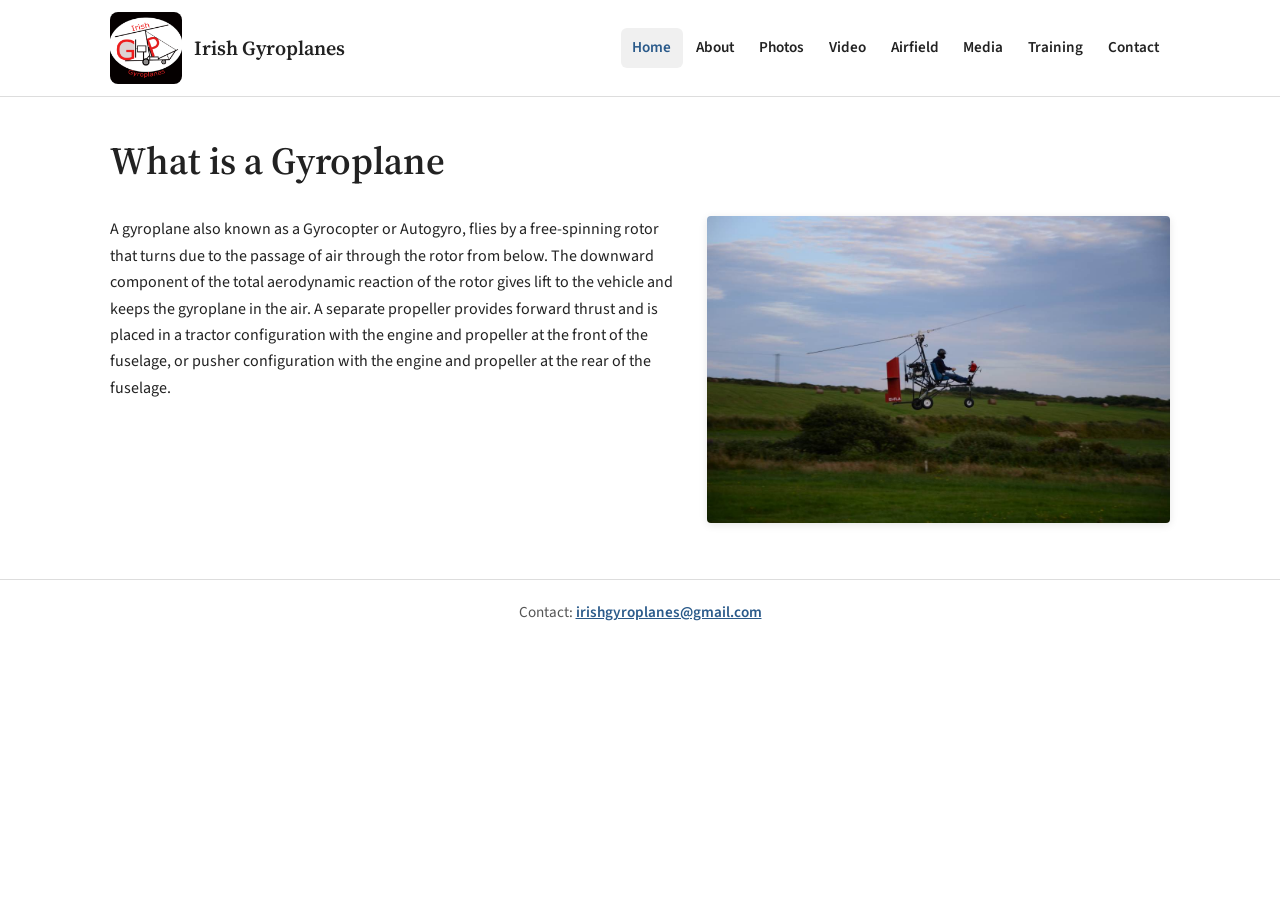
<file: index.html>
<!DOCTYPE html>
<html lang="en">
<head>
  <meta charset="utf-8">
  <meta name="viewport" content="width=device-width, initial-scale=1">
  <title>Irish Gyroplanes</title>
  <meta name="description" content="Autogyro, gyroplane and gyrocopter information and photos from Ireland.">
  <link rel="icon" href="images/favicon.png">
  <link rel="preconnect" href="https://fonts.googleapis.com">
  <link rel="preconnect" href="https://fonts.gstatic.com" crossorigin>
  <link href="https://fonts.googleapis.com/css2?family=Source+Sans+3:wght@400;600;700&family=Source+Serif+4:wght@600&display=swap" rel="stylesheet">
  <link rel="stylesheet" href="css/style.css">
</head>
<body>
  <header class="site-header">
    <div class="header-inner">
      <a class="brand" href="index.html">
        <img src="images/logo.png" alt="Irish Gyroplanes logo">
        <span class="brand-text">Irish Gyroplanes</span>
      </a>
      <button class="nav-toggle" type="button" aria-expanded="false" aria-controls="site-nav">Menu</button>
      <nav class="site-nav" id="site-nav">
        <ul>
          <li><a href="index.html" aria-current="page">Home</a></li>
          <li><a href="about.html">About</a></li>
          <li><a href="photos.html">Photos</a></li>
          <li><a href="video.html">Video</a></li>
          <li><a href="airfield.html">Airfield</a></li>
          <li><a href="media.html">Media</a></li>
          <li><a href="training.html">Training</a></li>
          <li><a href="contact.html">Contact</a></li>
        </ul>
      </nav>
    </div>
  </header>

  <main>
    <h1 class="page-title">What is a Gyroplane</h1>
    <div class="intro-grid">
      <div class="prose">
        <p>
          A gyroplane also known as a Gyrocopter or Autogyro, flies by a free-spinning rotor that turns due to the passage of air through the rotor from below. The downward component of the total aerodynamic reaction of the rotor gives lift to the vehicle and keeps the gyroplane in the air. A separate propeller provides forward thrust and is placed in a tractor configuration with the engine and propeller at the front of the fuselage, or pusher configuration with the engine and propeller at the rear of the fuselage.
        </p>
      </div>
      <img src="images/home/dominator.jpg" alt="The Dominator single-seat gyroplane">
    </div>
  </main>

  <footer class="site-footer">
    Contact: <a href="mailto:irishgyroplanes@gmail.com">irishgyroplanes@gmail.com</a>
  </footer>

  <script src="js/site.js"></script>
</body>
</html>
</file>
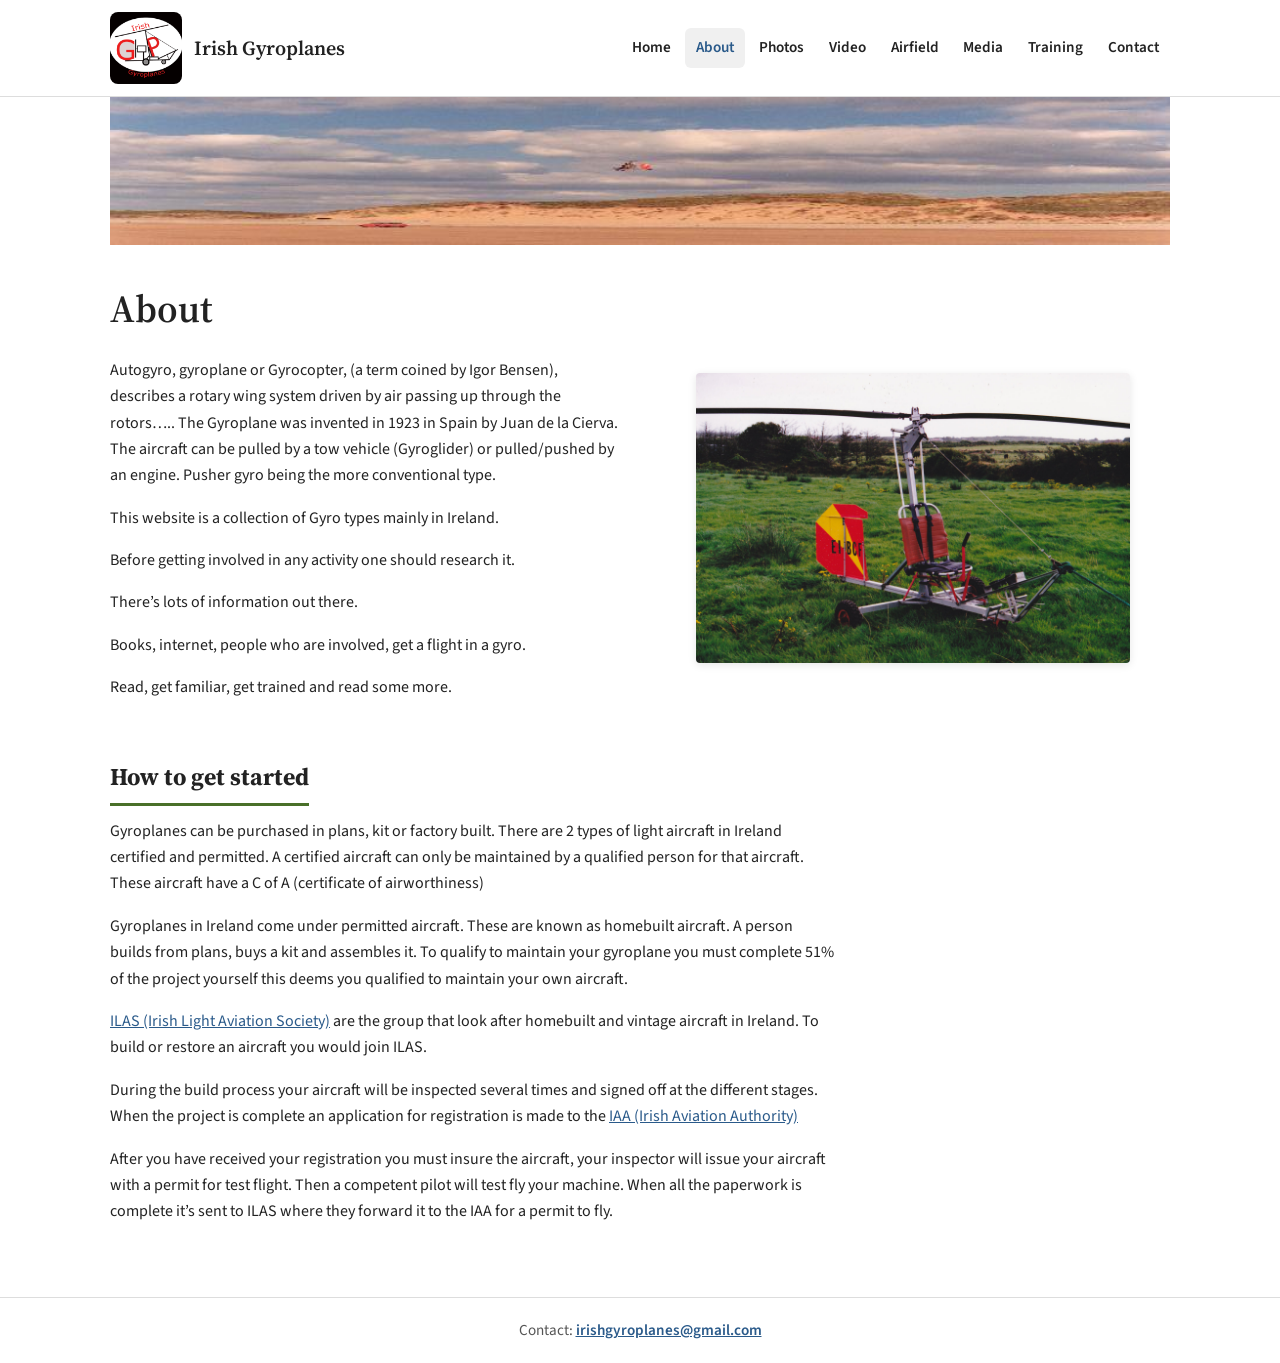
<file: about.html>
<!DOCTYPE html>
<html lang="en">
<head>
  <meta charset="utf-8">
  <meta name="viewport" content="width=device-width, initial-scale=1">
  <title>About — Irish Gyroplanes</title>
  <meta name="description" content="About gyroplanes and how to get started with homebuilt aircraft in Ireland.">
  <link rel="icon" href="images/favicon.png">
  <link rel="preconnect" href="https://fonts.googleapis.com">
  <link rel="preconnect" href="https://fonts.gstatic.com" crossorigin>
  <link href="https://fonts.googleapis.com/css2?family=Source+Sans+3:wght@400;600;700&family=Source+Serif+4:wght@600&display=swap" rel="stylesheet">
  <link rel="stylesheet" href="css/style.css">
</head>
<body>
  <header class="site-header">
    <div class="header-inner">
      <a class="brand" href="index.html">
        <img src="images/logo.png" alt="Irish Gyroplanes logo">
        <span class="brand-text">Irish Gyroplanes</span>
      </a>
      <button class="nav-toggle" type="button" aria-expanded="false" aria-controls="site-nav">Menu</button>
      <nav class="site-nav" id="site-nav">
        <ul>
          <li><a href="index.html">Home</a></li>
          <li><a href="about.html" aria-current="page">About</a></li>
          <li><a href="photos.html">Photos</a></li>
          <li><a href="video.html">Video</a></li>
          <li><a href="airfield.html">Airfield</a></li>
          <li><a href="media.html">Media</a></li>
          <li><a href="training.html">Training</a></li>
          <li><a href="contact.html">Contact</a></li>
        </ul>
      </nav>
    </div>
  </header>

  <div class="page-banner">
    <img src="images/about/banner.jpg" alt="Irish Gyroplanes banner">
  </div>

  <main>
    <h1 class="page-title">About</h1>

    <div class="with-image">
      <div class="prose">
        <p>
          Autogyro, gyroplane or Gyrocopter, (a term coined by Igor Bensen), describes a rotary wing system driven by air passing&nbsp;up through the rotors….. The Gyroplane was invented in 1923 in Spain by Juan de la Cierva. The aircraft can be pulled&nbsp;by a tow vehicle (Gyroglider) or pulled/pushed by an engine. Pusher gyro being the more conventional type.
        </p>
        <p>This website is a collection of Gyro types mainly in Ireland.</p>
        <p>Before getting involved in any activity one should research it.</p>
        <p>There’s lots of information out there.</p>
        <p>Books, internet, people who are involved, get a flight in a gyro.</p>
        <p>Read, get familiar, get trained and read some more.</p>
      </div>
      <figure>
        <img src="images/about/bensen-gyro.jpg" alt="Bensen Gyro Glider">
      </figure>
    </div>

    <section class="section prose">
      <h2>How to get started</h2>
      <p>
        Gyroplanes can be purchased in plans, kit or factory built. There are 2 types of light aircraft in Ireland certified&nbsp;and permitted. A certified aircraft can only be maintained by a qualified person for that aircraft. These aircraft&nbsp;have a C of A (certificate of airworthiness)
      </p>
      <p>
        Gyroplanes in Ireland come under permitted aircraft. These are known as homebuilt aircraft. A person builds&nbsp;from plans, buys a kit and assembles it. To qualify to maintain your gyroplane you must complete 51% of the&nbsp;project yourself this deems you qualified to maintain your own aircraft.
      </p>
      <p>
        <a href="http://www.ilas.ie/" target="_blank" rel="noopener">ILAS (Irish Light Aviation Society)</a>
        are the group that look after homebuilt and vintage aircraft in Ireland. To build&nbsp;or restore an aircraft you would join ILAS.
      </p>
      <p>
        During the build process your aircraft will be inspected several times and signed off at the different stages. When&nbsp;the project is complete an application for registration is made to the
        <a href="http://www.iaa.ie/" target="_blank" rel="noopener">IAA (Irish Aviation Authority)</a>
      </p>
      <p>
        After you have received your registration you must insure the aircraft, your inspector will issue your aircraft with&nbsp;a permit for test flight. Then a competent pilot will test fly your machine. When all the paperwork is complete it’s&nbsp;sent to ILAS where they forward it to the IAA for a permit to fly.
      </p>
    </section>
  </main>

  <footer class="site-footer">
    Contact: <a href="mailto:irishgyroplanes@gmail.com">irishgyroplanes@gmail.com</a>
  </footer>

  <script src="js/site.js"></script>
</body>
</html>
</file>
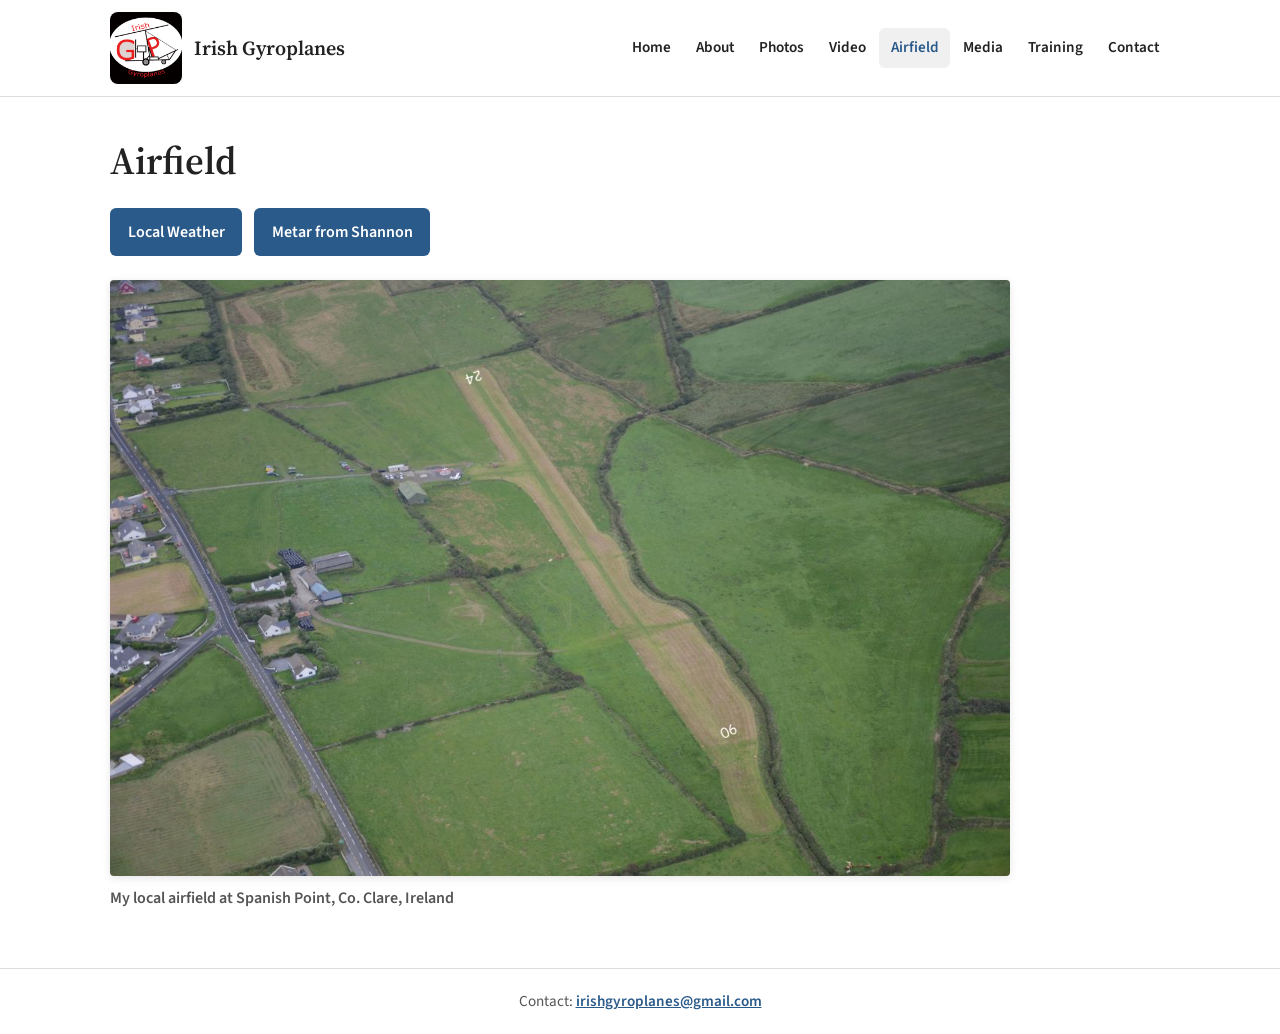
<file: airfield.html>
<!DOCTYPE html>
<html lang="en">
<head>
  <meta charset="utf-8">
  <meta name="viewport" content="width=device-width, initial-scale=1">
  <title>Airfield — Irish Gyroplanes</title>
  <meta name="description" content="Spanish Point airfield, Co. Clare, Ireland.">
  <link rel="icon" href="images/favicon.png">
  <link rel="preconnect" href="https://fonts.googleapis.com">
  <link rel="preconnect" href="https://fonts.gstatic.com" crossorigin>
  <link href="https://fonts.googleapis.com/css2?family=Source+Sans+3:wght@400;600;700&family=Source+Serif+4:wght@600&display=swap" rel="stylesheet">
  <link rel="stylesheet" href="css/style.css">
</head>
<body>
  <header class="site-header">
    <div class="header-inner">
      <a class="brand" href="index.html">
        <img src="images/logo.png" alt="Irish Gyroplanes logo">
        <span class="brand-text">Irish Gyroplanes</span>
      </a>
      <button class="nav-toggle" type="button" aria-expanded="false" aria-controls="site-nav">Menu</button>
      <nav class="site-nav" id="site-nav">
        <ul>
          <li><a href="index.html">Home</a></li>
          <li><a href="about.html">About</a></li>
          <li><a href="photos.html">Photos</a></li>
          <li><a href="video.html">Video</a></li>
          <li><a href="airfield.html" aria-current="page">Airfield</a></li>
          <li><a href="media.html">Media</a></li>
          <li><a href="training.html">Training</a></li>
          <li><a href="contact.html">Contact</a></li>
        </ul>
      </nav>
    </div>
  </header>

  <main>
    <h1 class="page-title">Airfield</h1>

    <div class="links-row">
      <a class="button-link" href="https://www.met.ie/" target="_blank" rel="noopener">Local Weather</a>
      <a class="button-link" href="https://metar-taf.com/EISP" target="_blank" rel="noopener">Metar from Shannon</a>
    </div>

    <figure class="solo-image">
      <img src="images/airfield/spanish-point.jpg" alt="Spanish Point airfield">
      <figcaption>My local airfield at Spanish Point, Co. Clare, Ireland</figcaption>
    </figure>
  </main>

  <footer class="site-footer">
    Contact: <a href="mailto:irishgyroplanes@gmail.com">irishgyroplanes@gmail.com</a>
  </footer>

  <script src="js/site.js"></script>
</body>
</html>
</file>
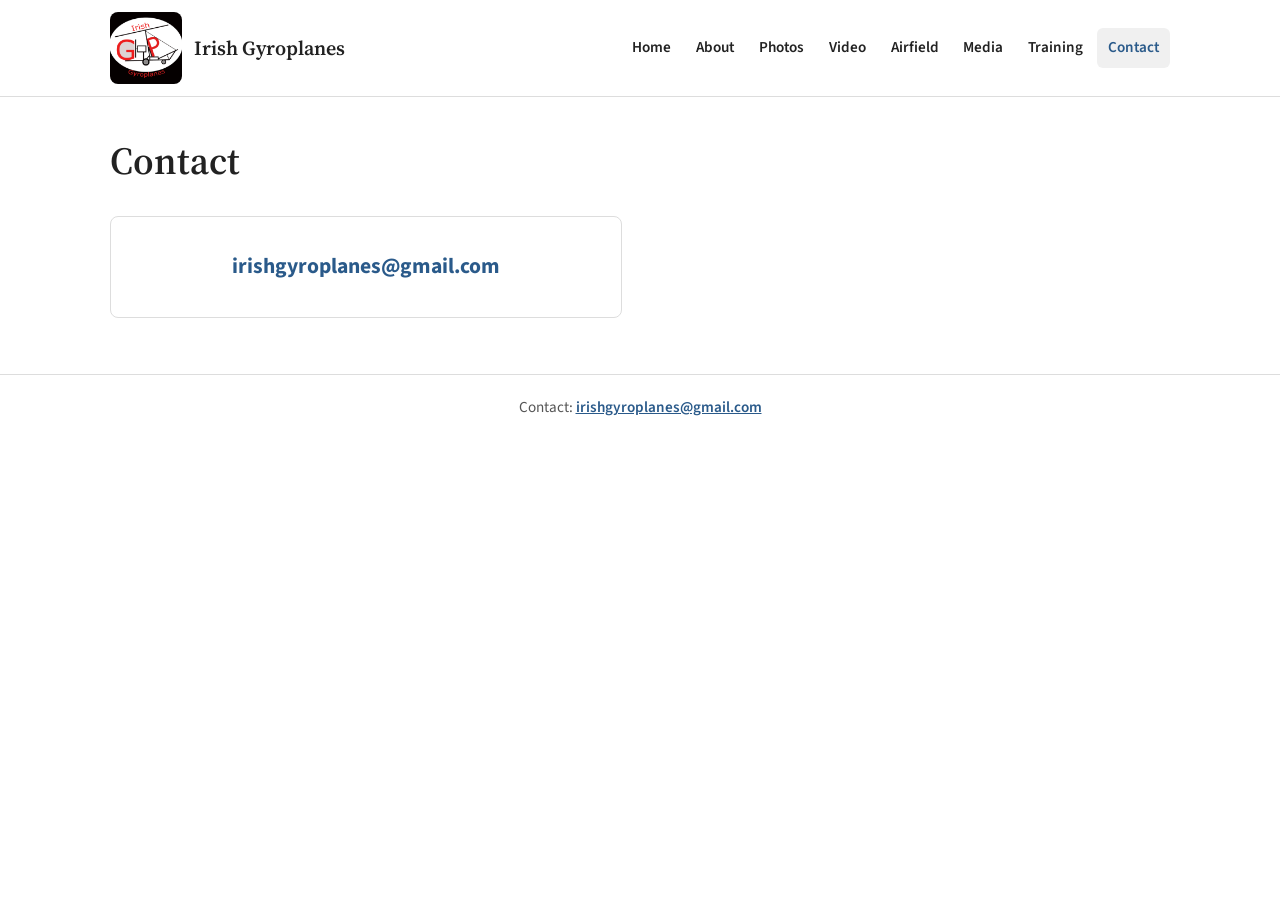
<file: contact.html>
<!DOCTYPE html>
<html lang="en">
<head>
  <meta charset="utf-8">
  <meta name="viewport" content="width=device-width, initial-scale=1">
  <title>Contact — Irish Gyroplanes</title>
  <meta name="description" content="Contact Irish Gyroplanes.">
  <link rel="icon" href="images/favicon.png">
  <link rel="preconnect" href="https://fonts.googleapis.com">
  <link rel="preconnect" href="https://fonts.gstatic.com" crossorigin>
  <link href="https://fonts.googleapis.com/css2?family=Source+Sans+3:wght@400;600;700&family=Source+Serif+4:wght@600&display=swap" rel="stylesheet">
  <link rel="stylesheet" href="css/style.css">
</head>
<body>
  <header class="site-header">
    <div class="header-inner">
      <a class="brand" href="index.html">
        <img src="images/logo.png" alt="Irish Gyroplanes logo">
        <span class="brand-text">Irish Gyroplanes</span>
      </a>
      <button class="nav-toggle" type="button" aria-expanded="false" aria-controls="site-nav">Menu</button>
      <nav class="site-nav" id="site-nav">
        <ul>
          <li><a href="index.html">Home</a></li>
          <li><a href="about.html">About</a></li>
          <li><a href="photos.html">Photos</a></li>
          <li><a href="video.html">Video</a></li>
          <li><a href="airfield.html">Airfield</a></li>
          <li><a href="media.html">Media</a></li>
          <li><a href="training.html">Training</a></li>
          <li><a href="contact.html" aria-current="page">Contact</a></li>
        </ul>
      </nav>
    </div>
  </header>

  <main>
    <h1 class="page-title">Contact</h1>

    <div class="contact-box">
      <a href="mailto:irishgyroplanes@gmail.com">irishgyroplanes@gmail.com</a>
    </div>
  </main>

  <footer class="site-footer">
    Contact: <a href="mailto:irishgyroplanes@gmail.com">irishgyroplanes@gmail.com</a>
  </footer>

  <script src="js/site.js"></script>
</body>
</html>
</file>
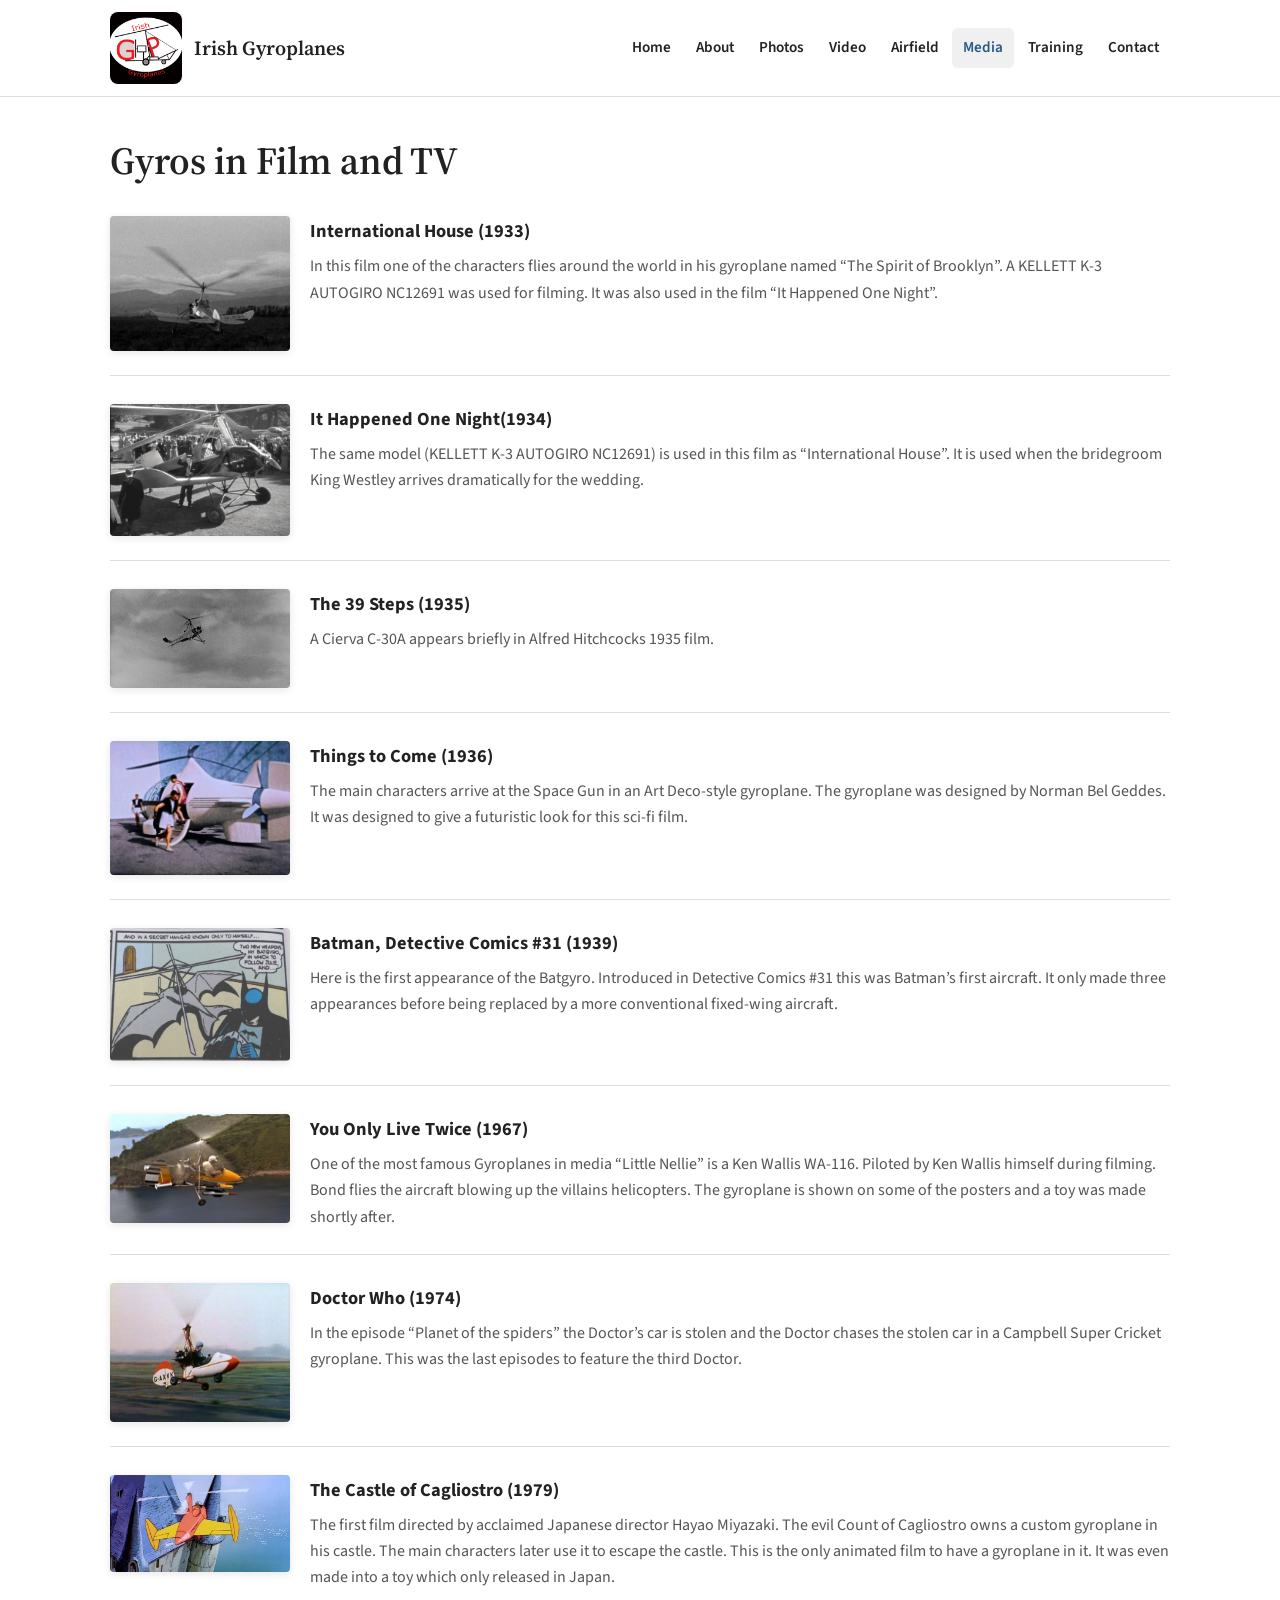
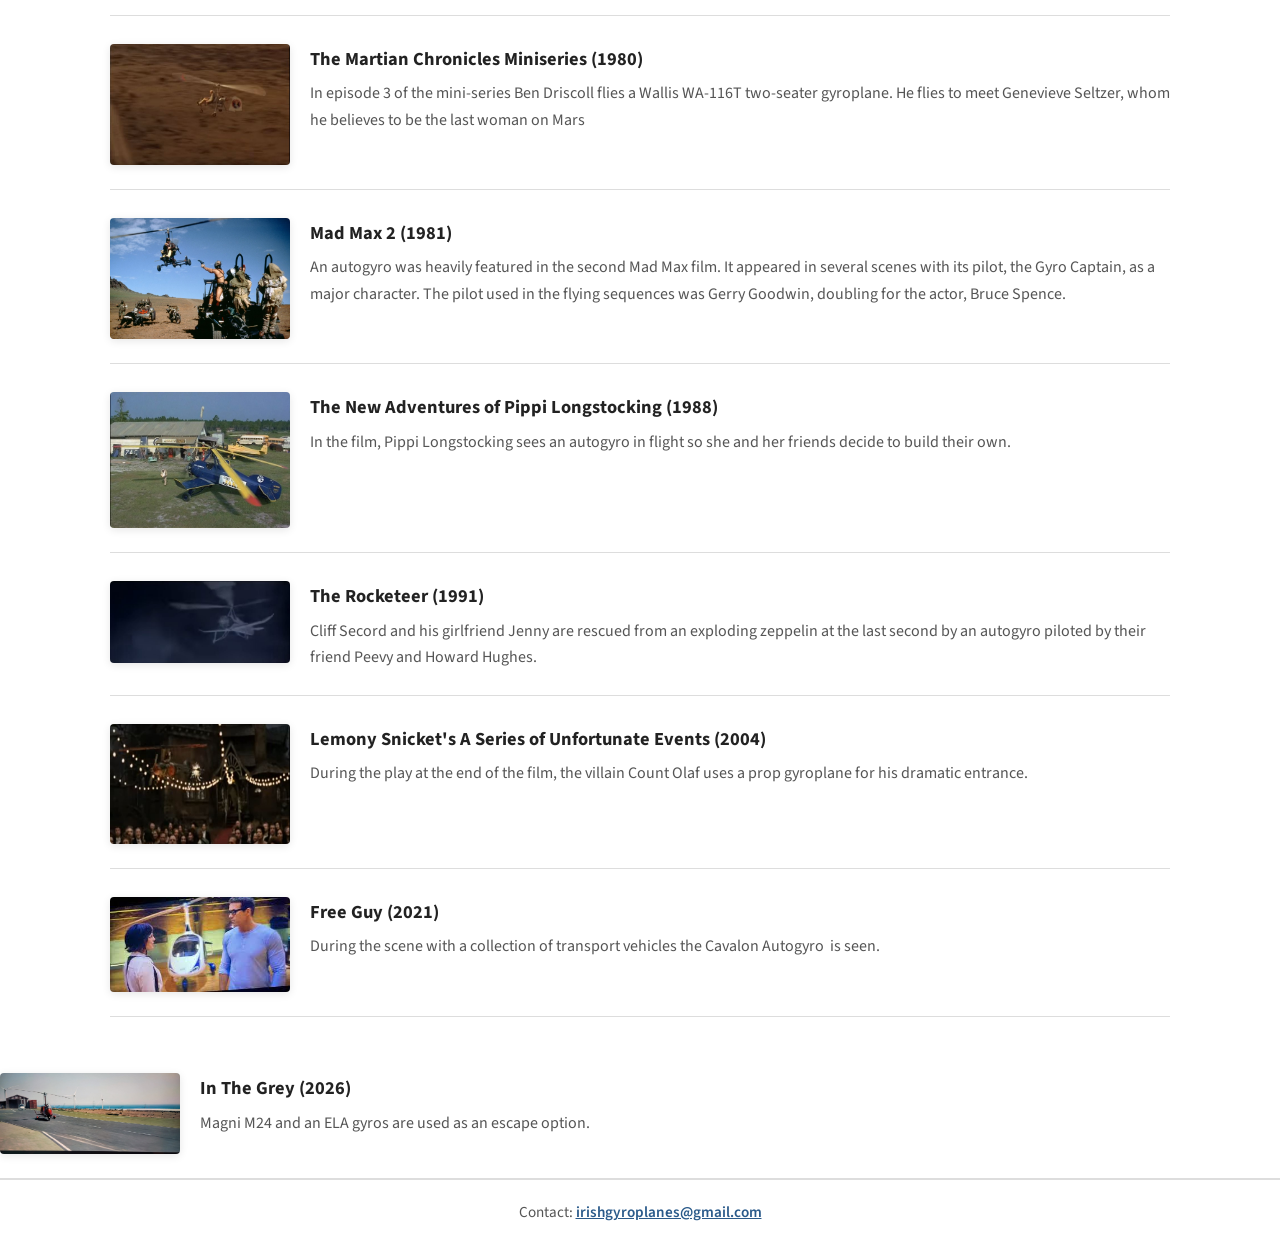
<file: media.html>
<!DOCTYPE html>
<html lang="en">
<head>
  <meta charset="utf-8">
  <meta name="viewport" content="width=device-width, initial-scale=1">
  <title>Media — Irish Gyroplanes</title>
  <meta name="description" content="Gyros in Film and TV.">
  <link rel="icon" href="images/favicon.png">
  <link rel="preconnect" href="https://fonts.googleapis.com">
  <link rel="preconnect" href="https://fonts.gstatic.com" crossorigin>
  <link href="https://fonts.googleapis.com/css2?family=Source+Sans+3:wght@400;600;700&family=Source+Serif+4:wght@600&display=swap" rel="stylesheet">
  <link rel="stylesheet" href="css/style.css">
</head>
<body>
  <header class="site-header">
    <div class="header-inner">
      <a class="brand" href="index.html">
        <img src="images/logo.png" alt="Irish Gyroplanes logo">
        <span class="brand-text">Irish Gyroplanes</span>
      </a>
      <button class="nav-toggle" type="button" aria-expanded="false" aria-controls="site-nav">Menu</button>
      <nav class="site-nav" id="site-nav">
        <ul>
          <li><a href="index.html">Home</a></li>
          <li><a href="about.html">About</a></li>
          <li><a href="photos.html">Photos</a></li>
          <li><a href="video.html">Video</a></li>
          <li><a href="airfield.html">Airfield</a></li>
          <li><a href="media.html" aria-current="page">Media</a></li>
          <li><a href="training.html">Training</a></li>
          <li><a href="contact.html">Contact</a></li>
        </ul>
      </nav>
    </div>
  </header>

  <main>
    <h1 class="page-title">Gyros in Film and TV</h1>

    <div class="media-list">
      <article class="media-item">
        <img src="images/media/international-house-1933.jpg" alt="International House 1933">
        <div>
          <h3>International House (1933)</h3>
          <p>In this film one of the characters flies around the world in his gyroplane named “The Spirit of Brooklyn”. A KELLETT K-3 AUTOGIRO NC12691 was used for filming. It was also used in the film “It Happened One Night”.</p>
        </div>
      </article>

      <article class="media-item">
        <img src="images/media/it-happened-one-night-1934.jpg" alt="It Happened One Night 1934">
        <div>
          <h3>It Happened One Night(1934)</h3>
          <p>The same model (KELLETT K-3 AUTOGIRO NC12691) is used in this film as “International House”. It is used when the bridegroom King Westley arrives dramatically for the wedding.</p>
        </div>
      </article>

      <article class="media-item">
        <img src="images/media/39-steps-1935.png" alt="The 39 Steps 1935">
        <div>
          <h3>The 39 Steps (1935)</h3>
          <p>A Cierva C-30A appears briefly in Alfred Hitchcocks 1935 film.</p>
        </div>
      </article>

      <article class="media-item">
        <img src="images/media/things-to-come-1936.jpg" alt="Things to Come 1936">
        <div>
          <h3>Things to Come (1936)</h3>
          <p>The main characters arrive at the Space Gun in an Art Deco-style gyroplane. The gyroplane was designed by Norman Bel Geddes. It was designed to give a futuristic look for this sci-fi film.</p>
        </div>
      </article>

      <article class="media-item">
        <img src="images/media/batman-1939.jpg" alt="Batman Detective Comics 31">
        <div>
          <h3>Batman, Detective Comics #31 (1939)</h3>
          <p>Here is the first appearance of the Batgyro. Introduced in Detective Comics #31 this was Batman’s first aircraft. It only made three appearances before being replaced by a more conventional fixed-wing aircraft.</p>
        </div>
      </article>

      <article class="media-item">
        <img src="images/media/bond-1967.jpg" alt="You Only Live Twice">
        <div>
          <h3>You Only Live Twice (1967)</h3>
          <p>One of the most famous Gyroplanes in media “Little Nellie” is a Ken Wallis WA-116. Piloted by Ken Wallis himself during filming. Bond flies the aircraft blowing up the villains helicopters. The gyroplane is shown on some of the posters and a toy was made shortly after.</p>
        </div>
      </article>

      <article class="media-item">
        <img src="images/media/doctor-who.jpg" alt="Doctor Who">
        <div>
          <h3>Doctor Who (1974)</h3>
          <p>In the episode “Planet of the spiders” the Doctor’s car is stolen and the Doctor chases the stolen car in a Campbell Super Cricket gyroplane. This was the last episodes to feature the third Doctor.</p>
        </div>
      </article>

      <article class="media-item">
        <img src="images/media/castle-of-cagliostro.jpg" alt="The Castle of Cagliostro">
        <div>
          <h3>The Castle of Cagliostro (1979)</h3>
          <p>The first film directed by acclaimed Japanese director Hayao Miyazaki. The evil Count of Cagliostro owns a custom gyroplane in his castle. The main characters later use it to escape the castle. This is the only animated film to have a gyroplane in it. It was even made into a toy which only released in Japan.</p>
        </div>
      </article>

      <article class="media-item">
        <img src="images/media/martian-chronicles-1980.jpg" alt="The Martian Chronicles">
        <div>
          <h3>The Martian Chronicles Miniseries (1980)</h3>
          <p>In episode 3 of the mini-series Ben Driscoll flies a Wallis WA-116T two-seater gyroplane. He flies to meet Genevieve Seltzer, whom he believes to be the last woman on Mars</p>
        </div>
      </article>

      <article class="media-item">
        <img src="images/media/mad-max-2-1981.png" alt="Mad Max 2">
        <div>
          <h3>Mad Max 2 (1981)</h3>
          <p>An autogyro was heavily featured in the second Mad Max film. It appeared in several scenes with its pilot, the Gyro Captain, as a major character. The pilot used in the flying sequences was Gerry Goodwin, doubling for the actor, Bruce Spence.</p>
        </div>
      </article>

      <article class="media-item">
        <img src="images/media/pippi-longstocking.jpg" alt="Pippi Longstocking">
        <div>
          <h3>The New Adventures of Pippi Longstocking (1988)</h3>
          <p>In the film, Pippi Longstocking sees an autogyro in flight so she and her friends decide to build their own.</p>
        </div>
      </article>

      <article class="media-item">
        <img src="images/media/rocketeer-1991.jpg" alt="The Rocketeer">
        <div>
          <h3>The Rocketeer (1991)</h3>
          <p>Cliff Secord and his girlfriend Jenny are rescued from an exploding zeppelin at the last second by an autogyro piloted by their friend Peevy and Howard Hughes.</p>
        </div>
      </article>

      <article class="media-item">
        <img src="images/media/series-of-unfortunate-events.jpg" alt="A Series of Unfortunate Events">
        <div>
          <h3>Lemony Snicket's A Series of Unfortunate Events (2004)</h3>
          <p>During the play at the end of the film, the villain Count Olaf uses a prop gyroplane for his dramatic entrance.</p>
        </div>
      </article>

      <article class="media-item">
        <img src="images/media/free-guy-2021.jpg" alt="Free Guy 2021">
        <div>
          <h3>Free Guy (2021)</h3>
          <p>During the scene with a collection of transport vehicles the Cavalon Autogyro&nbsp; is seen.</p>
        </div>
      </article>
    </div>
  </main>

      <article class="media-item">
        <img src="images/media/from-the-movie-In-The-Grey.jpeg" alt="In The Grey 2026">
        <div>
          <h3>In The Grey (2026)</h3>
          <p>Magni M24 and an ELA gyros are used as an escape option.</p>
        </div>
      </article>
    </div>
  </main>

  <footer class="site-footer">
    Contact: <a href="mailto:irishgyroplanes@gmail.com">irishgyroplanes@gmail.com</a>
  </footer>

  <script src="js/site.js"></script>
</body>
</html>
</file>
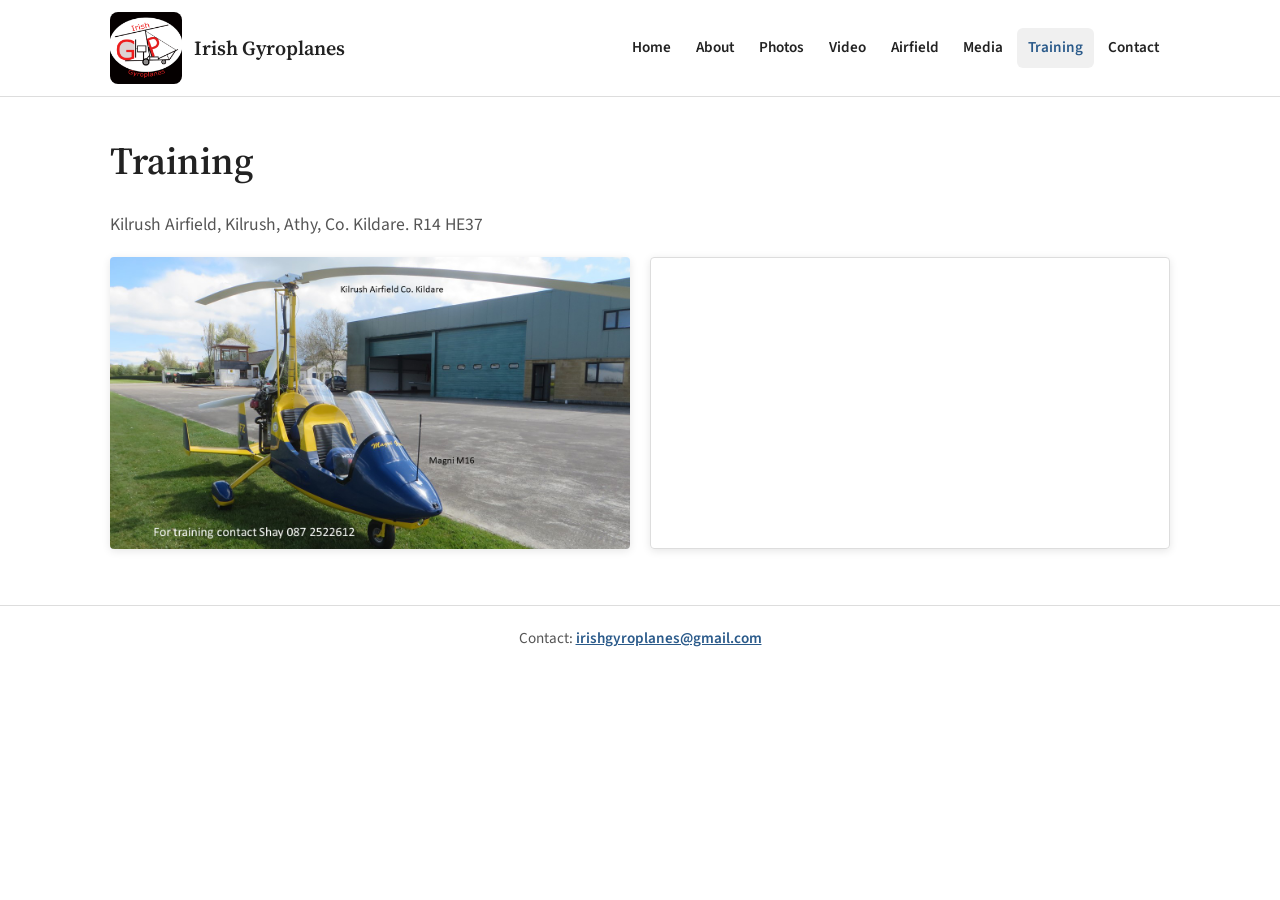
<file: training.html>
<!DOCTYPE html>
<html lang="en">
<head>
  <meta charset="utf-8">
  <meta name="viewport" content="width=device-width, initial-scale=1">
  <title>Training — Irish Gyroplanes</title>
  <meta name="description" content="Gyroplane training information for Kilrush Airfield, Co. Kildare.">
  <link rel="icon" href="images/favicon.png">
  <link rel="preconnect" href="https://fonts.googleapis.com">
  <link rel="preconnect" href="https://fonts.gstatic.com" crossorigin>
  <link href="https://fonts.googleapis.com/css2?family=Source+Sans+3:wght@400;600;700&family=Source+Serif+4:wght@600&display=swap" rel="stylesheet">
  <link rel="stylesheet" href="css/style.css">
</head>
<body>
  <header class="site-header">
    <div class="header-inner">
      <a class="brand" href="index.html">
        <img src="images/logo.png" alt="Irish Gyroplanes logo">
        <span class="brand-text">Irish Gyroplanes</span>
      </a>
      <button class="nav-toggle" type="button" aria-expanded="false" aria-controls="site-nav">Menu</button>
      <nav class="site-nav" id="site-nav">
        <ul>
          <li><a href="index.html">Home</a></li>
          <li><a href="about.html">About</a></li>
          <li><a href="photos.html">Photos</a></li>
          <li><a href="video.html">Video</a></li>
          <li><a href="airfield.html">Airfield</a></li>
          <li><a href="media.html">Media</a></li>
          <li><a href="training.html" aria-current="page">Training</a></li>
          <li><a href="contact.html">Contact</a></li>
        </ul>
      </nav>
    </div>
  </header>

  <main>
    <h1 class="page-title">Training</h1>
    <p class="lead">Kilrush Airfield, Kilrush, Athy, Co. Kildare. R14 HE37</p>

    <div class="split-row">
      <figure class="split-media">
        <img src="images/training/kilrush-info.jpg" alt="Shay Brennan M16 info">
      </figure>
      <div class="map-embed">
        <iframe
          title="Kilrush Airfield map"
          src="https://maps.google.com/maps?q=53.06069442099789,-6.852681095214852&z=14&output=embed"
          loading="lazy"
          referrerpolicy="no-referrer-when-downgrade"
          allowfullscreen>
        </iframe>
      </div>
    </div>
  </main>

  <footer class="site-footer">
    Contact: <a href="mailto:irishgyroplanes@gmail.com">irishgyroplanes@gmail.com</a>
  </footer>

  <script src="js/site.js"></script>
</body>
</html>
</file>
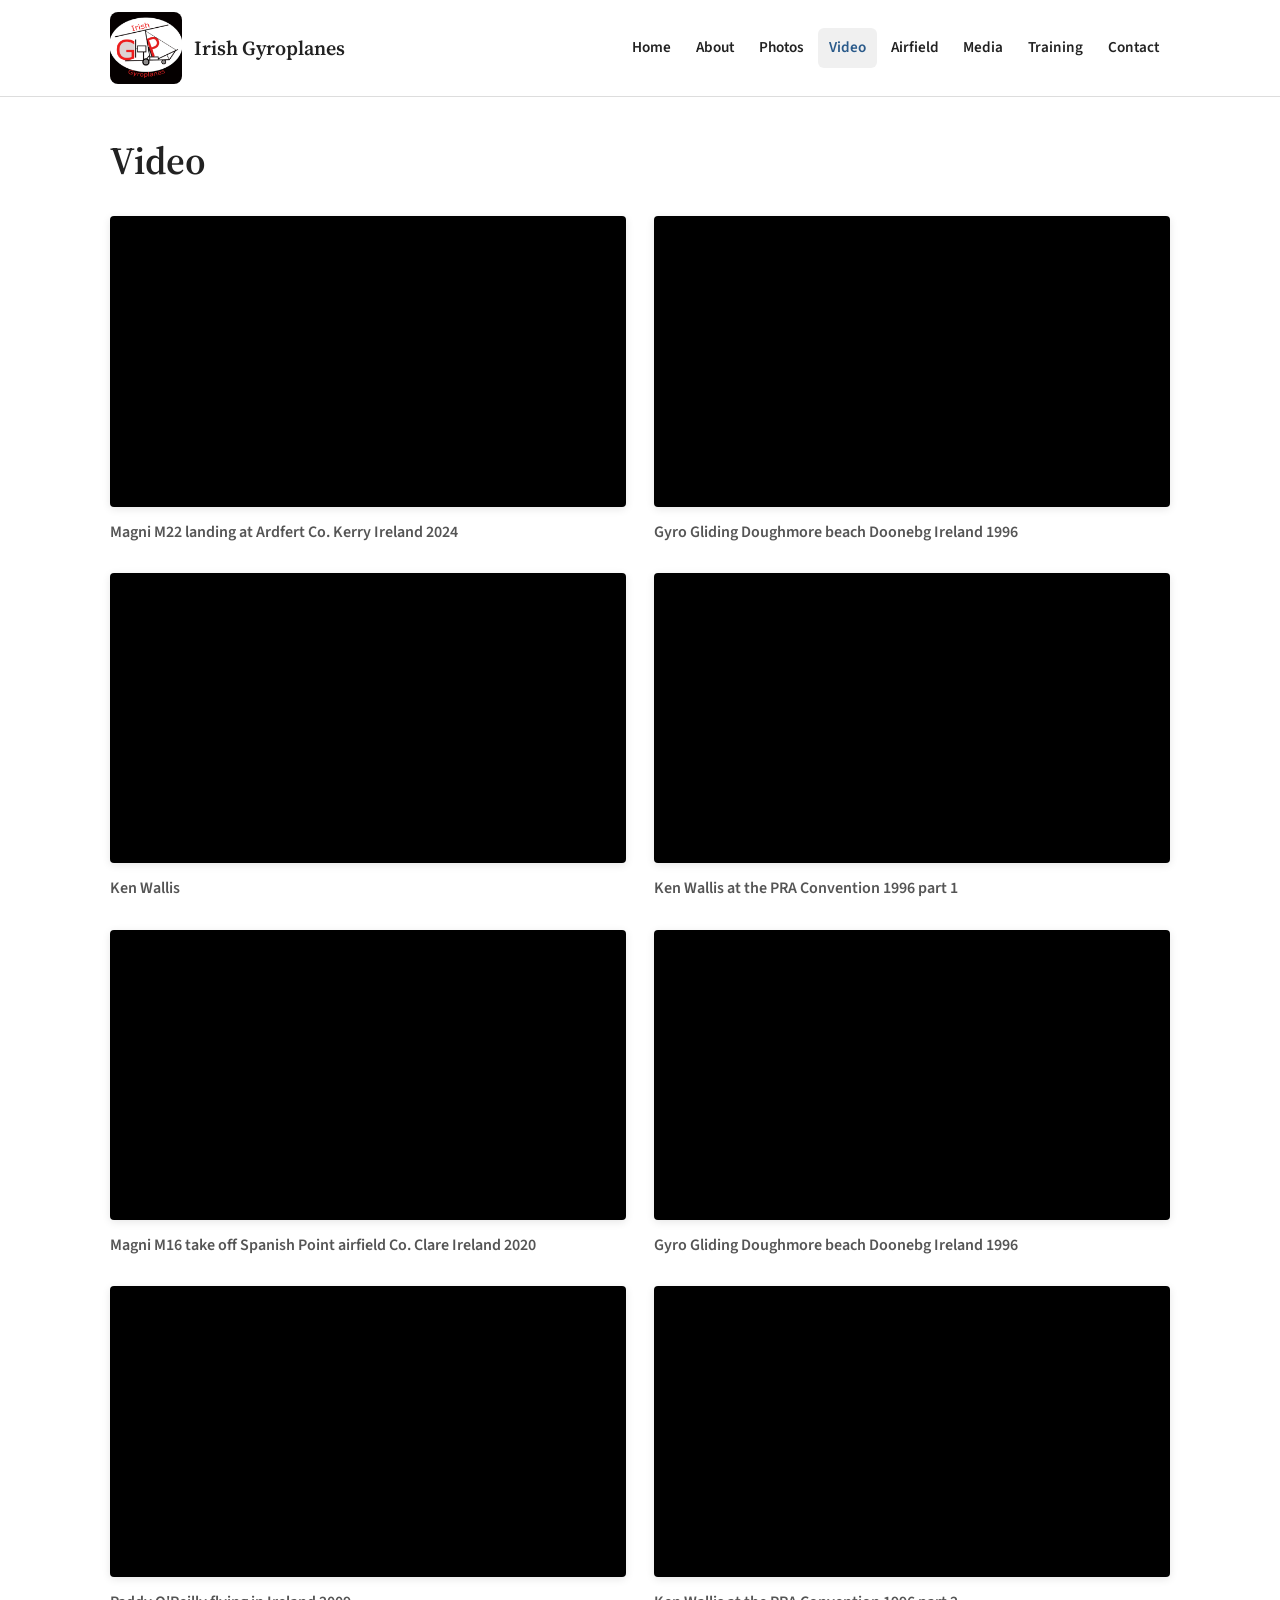
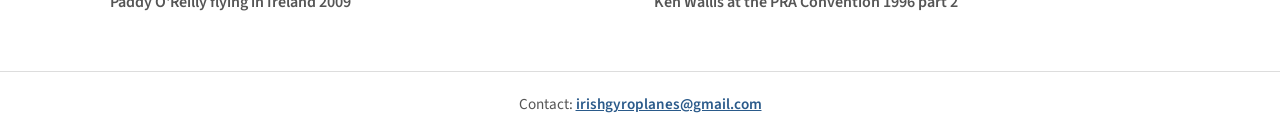
<file: video.html>
<!DOCTYPE html>
<html lang="en">
<head>
  <meta charset="utf-8">
  <meta name="viewport" content="width=device-width, initial-scale=1">
  <title>Video — Irish Gyroplanes</title>
  <meta name="description" content="Gyroplane videos from Ireland and historic footage.">
  <link rel="icon" href="images/favicon.png">
  <link rel="preconnect" href="https://fonts.googleapis.com">
  <link rel="preconnect" href="https://fonts.gstatic.com" crossorigin>
  <link href="https://fonts.googleapis.com/css2?family=Source+Sans+3:wght@400;600;700&family=Source+Serif+4:wght@600&display=swap" rel="stylesheet">
  <link rel="stylesheet" href="css/style.css">
  <meta name="referrer" content="strict-origin-when-cross-origin">
</head>
<body>
  <header class="site-header">
    <div class="header-inner">
      <a class="brand" href="index.html">
        <img src="images/logo.png" alt="Irish Gyroplanes logo">
        <span class="brand-text">Irish Gyroplanes</span>
      </a>
      <button class="nav-toggle" type="button" aria-expanded="false" aria-controls="site-nav">Menu</button>
      <nav class="site-nav" id="site-nav">
        <ul>
          <li><a href="index.html">Home</a></li>
          <li><a href="about.html">About</a></li>
          <li><a href="photos.html">Photos</a></li>
          <li><a href="video.html" aria-current="page">Video</a></li>
          <li><a href="airfield.html">Airfield</a></li>
          <li><a href="media.html">Media</a></li>
          <li><a href="training.html">Training</a></li>
          <li><a href="contact.html">Contact</a></li>
        </ul>
      </nav>
    </div>
  </header>

  <main>
    <h1 class="page-title">Video</h1>

    <div class="video-grid">
      <article class="video-card">
        <div class="video-wrap">
          <iframe src="https://www.youtube.com/embed/gqNZE0k8HqM" title="Magni M22 landing at Ardfert Co. Kerry Ireland 2024" allow="accelerometer; autoplay; clipboard-write; encrypted-media; gyroscope; picture-in-picture; web-share" referrerpolicy="strict-origin-when-cross-origin" allowfullscreen loading="lazy"></iframe>
        </div>
        <h3>Magni M22 landing at Ardfert Co. Kerry Ireland 2024</h3>
      </article>

      <article class="video-card">
        <div class="video-wrap">
          <iframe src="https://www.youtube.com/embed/bBuQJAkYVJk" title="Gyro Gliding Doughmore beach Doonebg Ireland 1996" allow="accelerometer; autoplay; clipboard-write; encrypted-media; gyroscope; picture-in-picture; web-share" referrerpolicy="strict-origin-when-cross-origin" allowfullscreen loading="lazy"></iframe>
        </div>
        <h3>Gyro Gliding Doughmore beach Doonebg Ireland 1996</h3>
      </article>

      <article class="video-card">
        <div class="video-wrap">
          <iframe src="https://www.youtube.com/embed/RQMImcbbI_Y" title="Ken Wallis" allow="accelerometer; autoplay; clipboard-write; encrypted-media; gyroscope; picture-in-picture; web-share" referrerpolicy="strict-origin-when-cross-origin" allowfullscreen loading="lazy"></iframe>
        </div>
        <h3>Ken Wallis</h3>
      </article>

      <article class="video-card">
        <div class="video-wrap">
          <iframe src="https://www.youtube.com/embed/dHZD1ihNsOM" title="Ken Wallis at the PRA Convention 1996 part 1" allow="accelerometer; autoplay; clipboard-write; encrypted-media; gyroscope; picture-in-picture; web-share" referrerpolicy="strict-origin-when-cross-origin" allowfullscreen loading="lazy"></iframe>
        </div>
        <h3>Ken Wallis at the PRA Convention 1996 part 1</h3>
      </article>

      <article class="video-card">
        <div class="video-wrap">
          <iframe src="https://www.youtube.com/embed/QR1ejUIBs2s" title="Magni M16 take off Spanish Point airfield Co. Clare Ireland 2020" allow="accelerometer; autoplay; clipboard-write; encrypted-media; gyroscope; picture-in-picture; web-share" referrerpolicy="strict-origin-when-cross-origin" allowfullscreen loading="lazy"></iframe>
        </div>
        <h3>Magni M16 take off Spanish Point airfield Co. Clare Ireland 2020</h3>
      </article>

      <article class="video-card">
        <div class="video-wrap">
          <iframe src="https://www.youtube.com/embed/N-OgtF4rZCE" title="Gyro Gliding Doughmore beach Doonebg Ireland 1996" allow="accelerometer; autoplay; clipboard-write; encrypted-media; gyroscope; picture-in-picture; web-share" referrerpolicy="strict-origin-when-cross-origin" allowfullscreen loading="lazy"></iframe>
        </div>
        <h3>Gyro Gliding Doughmore beach Doonebg Ireland 1996</h3>
      </article>

      <article class="video-card">
        <div class="video-wrap">
          <iframe src="https://www.youtube.com/embed/evBR__J2rGk" title="Paddy O'Reilly flying in Ireland 2009" allow="accelerometer; autoplay; clipboard-write; encrypted-media; gyroscope; picture-in-picture; web-share" referrerpolicy="strict-origin-when-cross-origin" allowfullscreen loading="lazy"></iframe>
        </div>
        <h3>Paddy O'Reilly flying in Ireland 2009</h3>
      </article>

      <article class="video-card">
        <div class="video-wrap">
          <iframe src="https://www.youtube.com/embed/QPvXrZ8fUCU" title="Ken Wallis at the PRA Convention 1996 part 2" allow="accelerometer; autoplay; clipboard-write; encrypted-media; gyroscope; picture-in-picture; web-share" referrerpolicy="strict-origin-when-cross-origin" allowfullscreen loading="lazy"></iframe>
        </div>
        <h3>Ken Wallis at the PRA Convention 1996 part 2</h3>
      </article>
    </div>
  </main>

  <footer class="site-footer">
    Contact: <a href="mailto:irishgyroplanes@gmail.com">irishgyroplanes@gmail.com</a>
  </footer>

  <script src="js/site.js"></script>
</body>
</html>
</file>
<file: css/style.css>
/* Irish Gyroplanes — simple shared styles
   Edit colours below if you want a different look. */

:root {
  --ink: #222222;
  --muted: #555555;
  --accent: #2a5a8a;
  --accent-hover: #1a3d5c;
  --green: #497029;
  --paper: #ffffff;
  --line: #dddddd;
  --white: #ffffff;
  --shadow: 0 2px 8px rgba(0, 0, 0, 0.1);
  --max: 1100px;
  --font: "Source Sans 3", "Segoe UI", sans-serif;
  --font-display: "Source Serif 4", Georgia, serif;
}

*,
*::before,
*::after {
  box-sizing: border-box;
}

html {
  scroll-behavior: smooth;
}

body {
  margin: 0;
  font-family: var(--font);
  color: var(--ink);
  line-height: 1.65;
  background: var(--paper);
  min-height: 100vh;
}

img {
  max-width: 100%;
  height: auto;
  display: block;
}

a {
  color: var(--accent);
}

a:hover {
  color: var(--accent-hover);
}

/* Header / nav */

.site-header {
  background: var(--white);
  border-bottom: 1px solid var(--line);
  position: sticky;
  top: 0;
  z-index: 100;
}

.header-inner {
  max-width: var(--max);
  margin: 0 auto;
  padding: 0.75rem 1.25rem;
  display: flex;
  align-items: center;
  justify-content: space-between;
  gap: 1rem;
}

.brand {
  display: flex;
  align-items: center;
  gap: 0.75rem;
  text-decoration: none;
  color: var(--ink);
}

.brand img {
  width: 72px;
  height: 72px;
  border-radius: 8px;
}

.brand-text {
  font-family: var(--font-display);
  font-size: 1.25rem;
  font-weight: 600;
}

.nav-toggle {
  display: none;
  background: var(--white);
  border: 1px solid var(--line);
  border-radius: 6px;
  padding: 0.45rem 0.7rem;
  font: inherit;
  cursor: pointer;
  color: var(--ink);
}

.site-nav ul {
  list-style: none;
  margin: 0;
  padding: 0;
  display: flex;
  flex-wrap: wrap;
  gap: 0.15rem;
}

.site-nav a {
  display: block;
  padding: 0.45rem 0.7rem;
  text-decoration: none;
  color: var(--ink);
  border-radius: 6px;
  font-weight: 600;
  font-size: 0.95rem;
}

.site-nav a:hover,
.site-nav a[aria-current="page"] {
  background: #f0f0f0;
  color: var(--accent);
}

/* Main layout */

main {
  max-width: var(--max);
  margin: 0 auto;
  padding: 2rem 1.25rem 3.5rem;
}

.page-title {
  font-family: var(--font-display);
  font-size: clamp(1.8rem, 4vw, 2.4rem);
  font-weight: 600;
  margin: 0 0 1rem;
  color: var(--ink);
}

.lead {
  font-size: 1.1rem;
  color: var(--muted);
  max-width: 42rem;
}

.section {
  margin: 2.5rem 0 0;
}

.section h2 {
  font-family: var(--font-display);
  font-size: 1.5rem;
  margin: 0 0 0.75rem;
  padding-bottom: 0.4rem;
  border-bottom: 3px solid var(--green);
  display: inline-block;
}

.section h3 {
  font-size: 1.15rem;
  margin: 1.5rem 0 0.5rem;
}

.prose p {
  margin: 0 0 1rem;
  max-width: 46rem;
}

.prose ul {
  max-width: 46rem;
  padding-left: 1.25rem;
}

/* Home split */

.intro-grid {
  display: grid;
  grid-template-columns: 1.1fr 0.9fr;
  gap: 2rem;
  align-items: start;
  margin-top: 1.5rem;
}

.intro-grid img {
  width: 100%;
  border-radius: 4px;
  box-shadow: var(--shadow);
}

/* About image */

.with-image {
  display: grid;
  grid-template-columns: 1fr 1fr;
  gap: 2rem;
  align-items: start;
}

.with-image img {
  width: 100%;
  border-radius: 4px;
  box-shadow: var(--shadow);
}

/* Media entries (film/TV) */

.media-list {
  display: grid;
  gap: 1.75rem;
  margin-top: 1.5rem;
}

.media-item {
  display: grid;
  grid-template-columns: 180px 1fr;
  gap: 1.25rem;
  align-items: start;
  padding-bottom: 1.5rem;
  border-bottom: 1px solid var(--line);
}

.media-item img {
  width: 100%;
  border-radius: 4px;
  background: var(--white);
  box-shadow: var(--shadow);
}

.media-item h3 {
  margin: 0 0 0.4rem;
  font-size: 1.15rem;
}

.media-item p {
  margin: 0;
  color: var(--muted);
}

/* Page banner (About) — wide strip, not zoomed */

.page-banner {
  width: 100%;
  max-width: var(--max);
  margin: 0 auto;
  padding: 0 1.25rem;
  overflow: hidden;
  background: transparent;
}

.page-banner img {
  width: 100%;
  height: auto;
  display: block;
  max-height: none;
  object-fit: contain;
}

/* Training: image left, map right */

.split-row {
  display: grid;
  grid-template-columns: 1fr 1fr;
  gap: 1.25rem;
  align-items: stretch;
  margin-top: 1rem;
}

.split-media {
  margin: 0;
}

.split-media img {
  width: 100%;
  height: 100%;
  object-fit: cover;
  border-radius: 4px;
  box-shadow: var(--shadow);
}

/* Map embed */

.map-embed {
  margin: 0;
  border: 1px solid var(--line);
  border-radius: 4px;
  overflow: hidden;
  box-shadow: var(--shadow);
  min-height: 280px;
}

.map-embed iframe {
  display: block;
  width: 100%;
  height: 100%;
  min-height: 280px;
  border: 0;
}

/* Photo galleries */

.gallery {
  display: grid;
  grid-template-columns: repeat(auto-fill, minmax(150px, 1fr));
  gap: 0.65rem;
  margin-top: 1rem;
}

.gallery a {
  display: block;
  overflow: hidden;
  border-radius: 4px;
  background: var(--white);
  aspect-ratio: 1;
  box-shadow: 0 2px 8px rgba(28, 42, 54, 0.08);
}

.gallery img {
  width: 100%;
  height: 100%;
  object-fit: cover;
  transition: transform 0.25s ease;
}

.gallery a:hover img {
  transform: scale(1.04);
}

.featured-row {
  display: grid;
  grid-template-columns: 1fr 1fr;
  gap: 1.5rem;
  margin: 1rem 0 2rem;
}

.featured-row figure {
  margin: 0;
}

.featured-row img {
  width: 100%;
  border-radius: 4px;
  box-shadow: var(--shadow);
}

.featured-row figcaption {
  margin-top: 0.5rem;
  font-weight: 600;
  color: var(--muted);
}

/* Videos */

.video-grid {
  display: grid;
  grid-template-columns: 1fr 1fr;
  gap: 1.75rem;
  margin-top: 1.5rem;
}

.video-card h3 {
  margin: 0.75rem 0 0;
  font-size: 1rem;
  font-weight: 600;
  color: var(--muted);
}

.video-wrap {
  position: relative;
  padding-bottom: 56.25%;
  height: 0;
  overflow: hidden;
  border-radius: 4px;
  background: #000;
  box-shadow: var(--shadow);
}

.video-wrap iframe {
  position: absolute;
  inset: 0;
  width: 100%;
  height: 100%;
  border: 0;
}

/* Airfield / training */

.links-row {
  display: flex;
  flex-wrap: wrap;
  gap: 0.75rem;
  margin: 1rem 0 1.5rem;
}

.button-link {
  display: inline-block;
  padding: 0.65rem 1.1rem;
  background: var(--accent);
  color: var(--white) !important;
  text-decoration: none;
  border-radius: 6px;
  font-weight: 600;
}

.button-link:hover {
  background: var(--accent-hover);
}

.solo-image {
  margin: 1rem 0 0;
  max-width: 900px;
}

.solo-image img {
  width: 100%;
  border-radius: 4px;
  box-shadow: var(--shadow);
}

.solo-image figcaption {
  margin-top: 0.6rem;
  color: var(--muted);
  font-weight: 600;
}

/* Contact */

.contact-box {
  margin-top: 1.5rem;
  padding: 2rem;
  background: var(--white);
  border: 1px solid var(--line);
  border-radius: 8px;
  text-align: center;
  max-width: 32rem;
}

.contact-box a {
  font-size: 1.35rem;
  font-weight: 700;
  text-decoration: none;
}

/* Footer */

.site-footer {
  border-top: 1px solid var(--line);
  background: var(--white);
  padding: 1.25rem;
  text-align: center;
  color: var(--muted);
  font-size: 0.95rem;
}

.site-footer a {
  font-weight: 600;
}

/* Lightbox */

.lightbox {
  position: fixed;
  inset: 0;
  background: rgba(10, 18, 28, 0.9);
  display: none;
  align-items: center;
  justify-content: center;
  z-index: 200;
  padding: 1.5rem;
}

.lightbox.is-open {
  display: flex;
}

.lightbox img {
  max-width: min(1100px, 100%);
  max-height: 90vh;
  object-fit: contain;
  border-radius: 4px;
}

.lightbox-close,
.lightbox-prev,
.lightbox-next {
  position: absolute;
  background: var(--white);
  border: 0;
  border-radius: 6px;
  width: 2.5rem;
  height: 2.5rem;
  font-size: 1.25rem;
  font-weight: 700;
  cursor: pointer;
  line-height: 1;
  color: var(--ink);
  z-index: 1;
}

.lightbox-close {
  top: 1rem;
  right: 1rem;
}

.lightbox-prev {
  left: 1rem;
  top: 50%;
  transform: translateY(-50%);
}

.lightbox-next {
  right: 1rem;
  top: 50%;
  transform: translateY(-50%);
}

.lightbox-close:hover,
.lightbox-prev:hover,
.lightbox-next:hover {
  background: #eee;
}

/* Mobile */

@media (max-width: 800px) {
  .nav-toggle {
    display: inline-flex;
    align-items: center;
  }

  .site-nav {
    display: none;
    width: 100%;
  }

  .site-nav.is-open {
    display: block;
  }

  .header-inner {
    flex-wrap: wrap;
  }

  .site-nav ul {
    flex-direction: column;
    width: 100%;
    padding-bottom: 0.5rem;
  }

  .intro-grid,
  .with-image,
  .split-row,
  .featured-row,
  .video-grid,
  .media-item {
    grid-template-columns: 1fr;
  }

  .map-embed iframe,
  .map-embed {
    min-height: 250px;
  }

  .gallery {
    grid-template-columns: repeat(auto-fill, minmax(110px, 1fr));
  }
}
</file>
